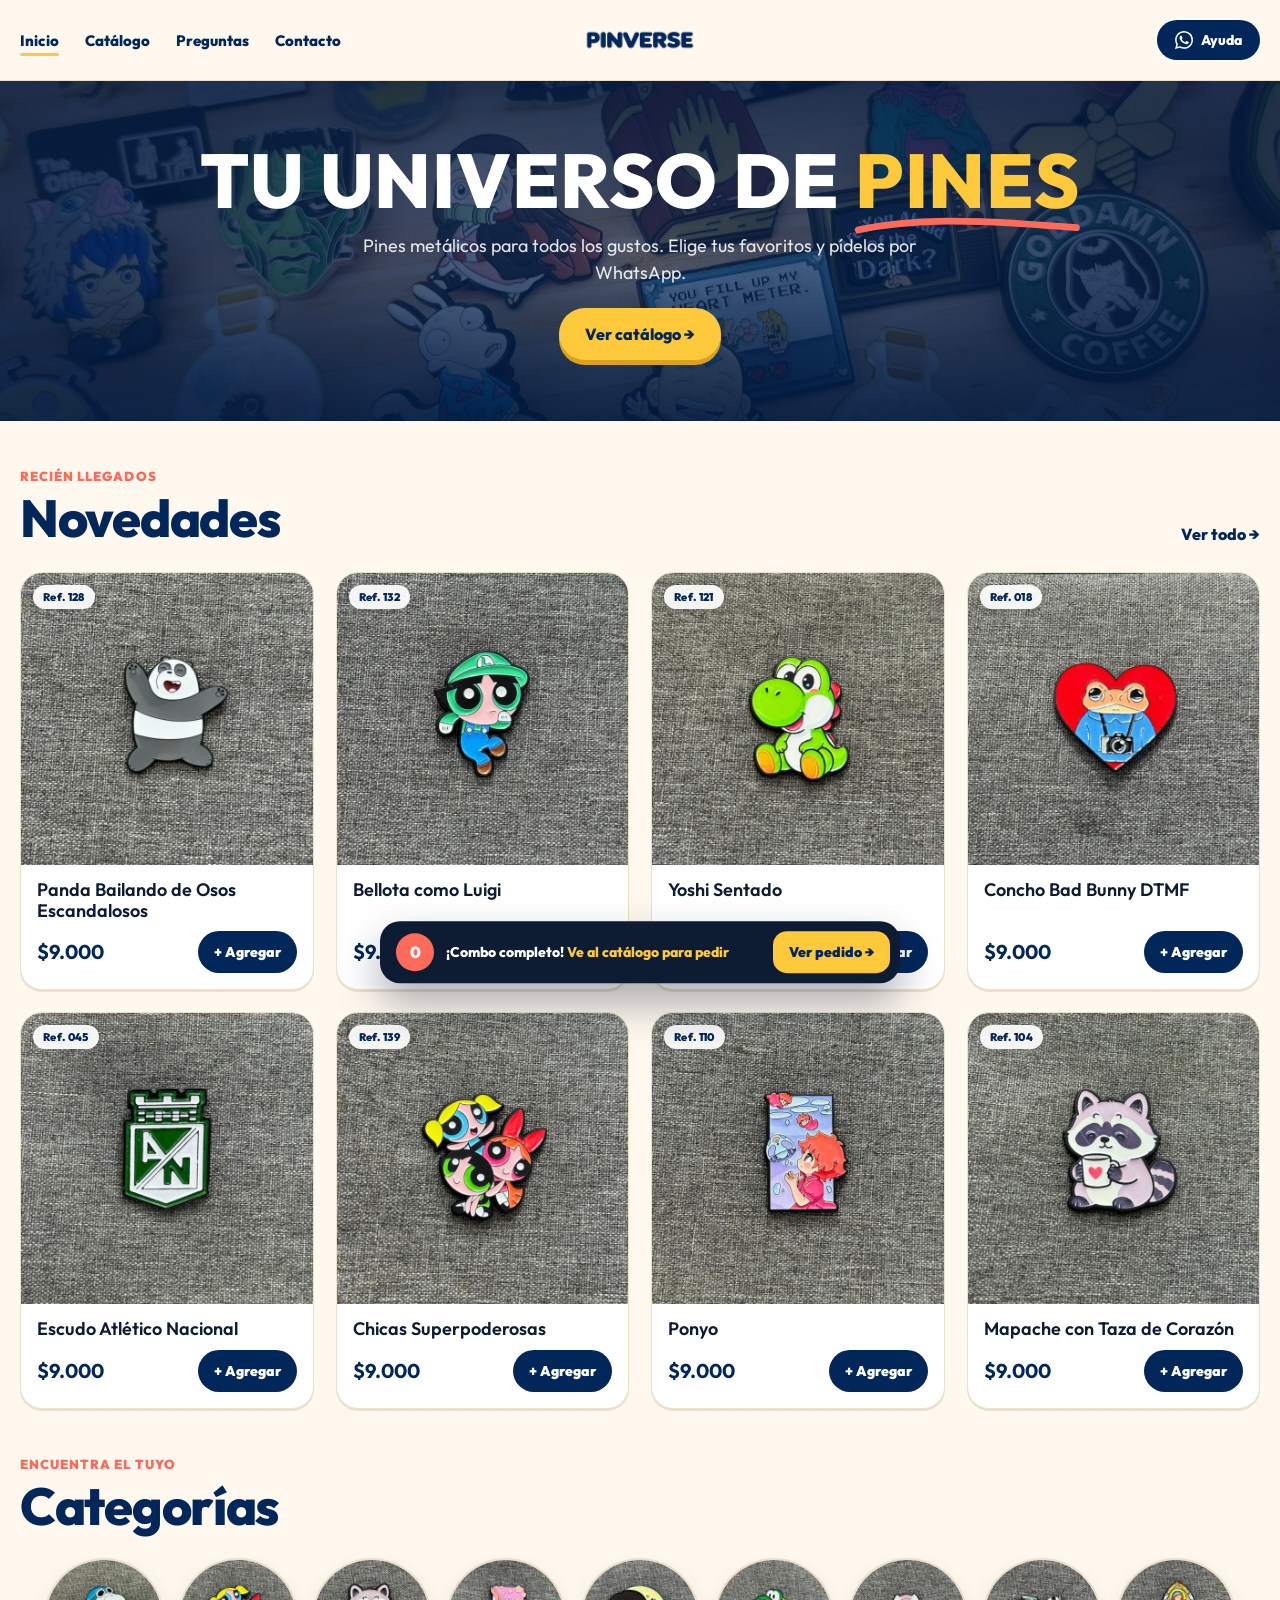
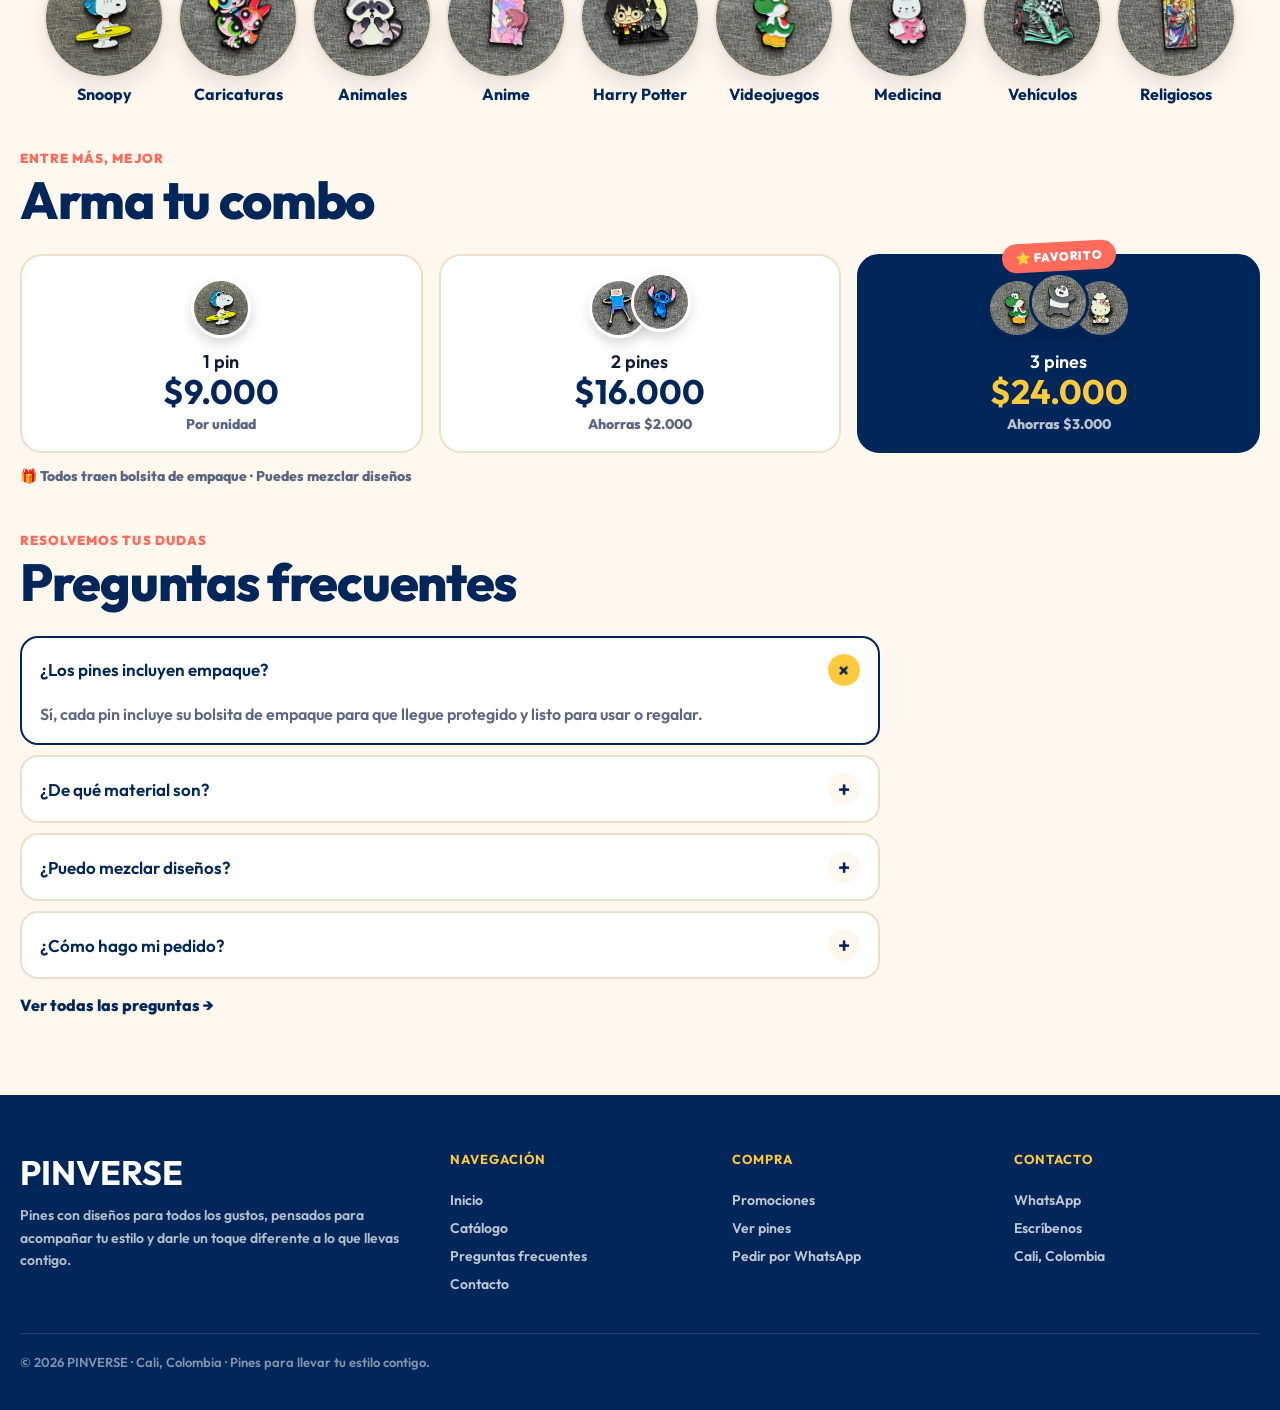
<file: index.html>
<!DOCTYPE html>
<html lang="es">
<head>
  <meta charset="UTF-8" />
  <meta name="viewport" content="width=device-width, initial-scale=1.0" />

  <script>
    if (window.location.pathname.endsWith('/index.html')) {
      window.history.replaceState({}, '', window.location.pathname.replace(/index\.html$/, ''));
    }
  </script>

  <meta name="theme-color" content="#01265a" />
  <meta name="description" content="PINVERSE: pines metálicos para todos los gustos. Explora el catálogo, arma tu combo y compra directamente por WhatsApp." />
  <title>PINVERSE · Inicio</title>
  <link rel="icon" type="image/png" href="imagenes/favicon.png" />
  <link rel="preconnect" href="https://fonts.googleapis.com" />
  <link rel="preconnect" href="https://fonts.gstatic.com" crossorigin />
  <link href="https://fonts.googleapis.com/css2?family=Outfit:wght@400;500;600;700;800;900&display=swap" rel="stylesheet" />
  <link rel="stylesheet" href="recursos/pinverse.css" />
  <style>
    /* Novedades: grilla en computador, carrusel en celular */
    .novedades{ display:grid; grid-template-columns:repeat(4, minmax(0, 1fr)); gap:22px; }

    /* Categorías tipo sticker */
    .stickers{ display:flex; flex-wrap:wrap; justify-content:center; gap:26px 18px; }
    .sticker{ width:116px; text-align:center; display:flex; flex-direction:column; align-items:center; gap:10px; }
    .sticker-img{
      width:116px; height:116px; border-radius:50%;
      padding:5px; background:var(--paper);
      box-shadow:0 0 0 2px var(--line), 0 10px 22px rgba(1,38,90,.12);
      transform:rotate(var(--r, -3deg));
      transition:transform .35s var(--ease), box-shadow .35s;
      overflow:hidden;
    }
    .sticker-img img{ width:100%; height:100%; object-fit:cover; border-radius:50%; transform:scale(1.4); }
    .sticker:hover .sticker-img{ transform:rotate(0deg) scale(1.08) translateY(-6px); box-shadow:0 0 0 3px var(--sun), 0 18px 28px rgba(1,38,90,.18); }
    .sticker-name{ font-family:var(--display); font-weight:700; font-size:16px; color:var(--navy); line-height:1.1; }

    .faq-home{ max-width:860px; }
    .section-foot{ margin-top:16px; }

    /* Aviso flotante cuando hay pines en el pedido */
    .order-bar{
      position:fixed; left:50%; bottom:16px; z-index:60;
      width:min(calc(100% - 24px), 520px);
      transform:translate(-50%, 160%);
      transition:transform .45s var(--ease);
      background:var(--ink); color:#fff;
      border-radius:20px;
      padding:10px 10px 10px 16px;
      display:flex; align-items:center; gap:12px;
      box-shadow:0 20px 40px rgba(13,27,51,.35);
    }
    .order-bar.visible{ transform:translate(-50%, 0); }
    .order-bar.bump{ animation:orderBump .5s var(--ease); }
    @keyframes orderBump{ 30%{ transform:translate(-50%, -8px) scale(1.02); } }
    .order-count{
      flex:0 0 38px; height:38px; border-radius:50%;
      display:grid; place-items:center;
      background:var(--coral); font-weight:900; font-size:16px;
    }
    .order-text{ flex:1; min-width:0; font-weight:800; font-size:14px; line-height:1.3; }
    .order-text em{ font-style:normal; color:var(--sun); }
    .order-go{ background:var(--sun); color:var(--navy); font-weight:900; font-size:14px; padding:12px 16px; border-radius:14px; white-space:nowrap; }

    @media (max-width:1024px){
      .novedades{ grid-template-columns:repeat(3, minmax(0, 1fr)); }
    }
    @media (max-width:640px){
      .novedades{
        display:flex; overflow-x:auto; scroll-snap-type:x mandatory;
        margin:0 -16px; padding:4px 16px 14px; gap:12px;
        scrollbar-width:none;
      }
      .novedades::-webkit-scrollbar{ display:none; }
      .novedades .product-card{ flex:0 0 46%; scroll-snap-align:start; }
      .stickers{
        flex-wrap:nowrap; justify-content:flex-start; overflow-x:auto;
        margin:0 -16px; padding:6px 16px 10px; gap:14px;
        scrollbar-width:none;
      }
      .stickers::-webkit-scrollbar{ display:none; }
      .sticker{ flex:0 0 84px; width:84px; gap:8px; }
      .sticker-img{ width:84px; height:84px; padding:4px; }
      .sticker-name{ font-size:13.5px; }
      .order-bar{ bottom:12px; padding:9px 9px 9px 12px; }
      .order-text{ font-size:13px; }
    }
  </style>
</head>
<body>
  <input type="checkbox" id="menu-toggle" class="menu-toggle" aria-hidden="true" />
  <label for="menu-toggle" class="mobile-overlay" aria-label="Cerrar menú"></label>
  <aside class="mobile-drawer" aria-label="Menú móvil">
    <div class="mobile-drawer-head">
      <a href="index.html" aria-label="Ir al inicio"><img src="imagenes/logo.png" alt="PINVERSE" /></a>
      <label for="menu-toggle" class="mobile-close" aria-label="Cerrar menú">×</label>
    </div>
    <nav class="mobile-drawer-nav">
      <a href="index.html" aria-current="page">Inicio</a>
      <a href="catalogo/">Catálogo</a>
      <a href="catalogo/#promociones">Promociones</a>
      <a href="preguntas/">Preguntas frecuentes</a>
      <a href="contacto/">Contacto</a>
    </nav>
  </aside>

  <header class="header">
    <div class="wrap nav">
      <div class="nav-left">
        <label for="menu-toggle" class="menu-btn" aria-label="Abrir menú">
          <svg viewBox="0 0 24 24" aria-hidden="true"><path d="M4 7h16M4 12h16M4 17h10"/></svg>
        </label>
        <nav class="nav-links" aria-label="Navegación principal">
          <a href="index.html" aria-current="page">Inicio</a>
          <a href="catalogo/">Catálogo</a>
          <a href="preguntas/">Preguntas</a>
          <a href="contacto/">Contacto</a>
        </nav>
      </div>
      <a href="index.html" class="nav-logo" aria-label="Ir al inicio de PINVERSE"><img src="imagenes/logo.png" alt="PINVERSE" /></a>
      <div class="nav-right">
        <a class="nav-cta" href="https://wa.me/573116821619?text=Hola%2C%20estoy%20visitando%20PINVERSE%20y%20quisiera%20recibir%20informaci%C3%B3n%20sobre%20los%20pines.%20%C2%BFMe%20pueden%20ayudar%3F" target="_blank" rel="noopener noreferrer">
          <svg viewBox="0 0 24 24" aria-hidden="true"><path d="M20.52 3.48A11.8 11.8 0 0 0 12.07 0C5.5 0 .15 5.35.15 11.92c0 2.1.55 4.15 1.59 5.95L0 24l6.31-1.65a11.9 11.9 0 0 0 5.76 1.47h.01c6.57 0 11.92-5.35 11.92-11.92 0-3.18-1.24-6.17-3.48-8.42Zm-8.45 18.3a9.9 9.9 0 0 1-5.05-1.39l-.36-.21-3.74.98 1-3.65-.23-.37a9.86 9.86 0 0 1-1.52-5.24c0-5.45 4.44-9.89 9.9-9.89 2.64 0 5.12 1.03 6.99 2.9a9.83 9.83 0 0 1 2.9 6.99c0 5.46-4.44 9.89-9.88 9.89Zm5.43-7.42c-.3-.15-1.77-.87-2.04-.96-.27-.1-.47-.15-.66.15-.2.3-.76.96-.93 1.16-.17.2-.34.22-.64.08-.3-.15-1.25-.46-2.38-1.47-.88-.79-1.48-1.76-1.65-2.06-.17-.3-.02-.46.13-.61.13-.13.3-.34.45-.5.15-.17.2-.3.3-.5.1-.2.05-.38-.02-.53-.08-.15-.67-1.62-.92-2.22-.24-.58-.49-.5-.66-.51h-.57c-.2 0-.52.08-.8.38-.27.3-1.04 1.02-1.04 2.49s1.07 2.88 1.22 3.08c.15.2 2.1 3.2 5.08 4.48.71.31 1.26.49 1.69.63.71.23 1.36.2 1.88.12.57-.08 1.77-.72 2.02-1.42.25-.7.25-1.29.17-1.42-.08-.13-.27-.2-.57-.35Z"/></svg>
          Ayuda
        </a>
      </div>
    </div>
  </header>

  <main>
    <section class="hero" style="--hero-pos:50%">
      <div class="hero-bg" style="background-image:url('imagenes/banner-principal.jpg')" aria-hidden="true"></div>
      <div class="wrap hero-content">
        <h1>Tu universo de <span class="hl">pines<svg viewBox="0 0 200 20" preserveAspectRatio="none" aria-hidden="true"><path d="M3 14 C 50 4, 100 4, 197 12"/></svg></span></h1>
        <p>Pines metálicos para todos los gustos. Elige tus favoritos y pídelos por WhatsApp.</p>
        <div class="hero-cta"><a class="btn btn-sun" href="catalogo/">Ver catálogo →</a></div>
      </div>
    </section>

    <section class="section wrap">
      <div class="section-head" data-reveal>
        <div>
          <span class="eyebrow">Recién llegados</span>
          <h2>Novedades</h2>
        </div>
        <a class="link-arrow" href="catalogo/">Ver todo →</a>
      </div>
      <div class="novedades" id="novedades"></div>
    </section>

    <section class="section wrap">
      <div class="section-head" data-reveal>
        <div>
          <span class="eyebrow">Encuentra el tuyo</span>
          <h2>Categorías</h2>
        </div>
      </div>
      <div class="stickers" id="stickers" data-reveal></div>
    </section>

    <section class="section wrap">
      <div class="section-head" data-reveal>
        <div>
          <span class="eyebrow">Entre más, mejor</span>
          <h2>Arma tu combo</h2>
        </div>
      </div>
      <div class="combos" data-reveal>
        <div class="combo">
          <div class="combo-pins"><span><img src="imagenes/pin23.jpeg" alt="" /></span></div>
          <h3>1 pin</h3>
          <div class="combo-price">$9.000</div>
          <small>Por unidad</small>
        </div>
        <div class="combo">
          <div class="combo-pins"><span><img src="imagenes/pin57.jpeg" alt="" /></span><span><img src="imagenes/pin59.jpeg" alt="" /></span></div>
          <h3>2 pines</h3>
          <div class="combo-price">$16.000</div>
          <small>Ahorras $2.000</small>
        </div>
        <div class="combo featured">
          <span class="combo-flag">⭐ Favorito</span>
          <div class="combo-pins"><span><img src="imagenes/pin113.jpeg" alt="" /></span><span><img src="imagenes/pin128.jpeg" alt="" /></span><span><img src="imagenes/pin64.jpeg" alt="" /></span></div>
          <h3>3 pines</h3>
          <div class="combo-price">$24.000</div>
          <small>Ahorras $3.000</small>
        </div>
      </div>
      <p class="promo-note">🎁 Todos traen bolsita de empaque · Puedes mezclar diseños</p>
    </section>

    <section class="section wrap">
      <div class="faq-home">
        <div class="section-head" data-reveal>
          <div>
            <span class="eyebrow">Resolvemos tus dudas</span>
            <h2>Preguntas frecuentes</h2>
          </div>
        </div>
        <div class="faq" data-reveal>
          <details open>
            <summary>¿Los pines incluyen empaque?</summary>
            <p>Sí, cada pin incluye su bolsita de empaque para que llegue protegido y listo para usar o regalar.</p>
          </details>
          <details>
            <summary>¿De qué material son?</summary>
            <p>Son pines metálicos, lo que les da mayor calidad, durabilidad y un acabado mucho más bonito.</p>
          </details>
          <details>
            <summary>¿Puedo mezclar diseños?</summary>
            <p>Sí, puedes elegir diferentes referencias en un mismo pedido sin problema.</p>
          </details>
          <details>
            <summary>¿Cómo hago mi pedido?</summary>
            <p>Agrega tus pines favoritos en el catálogo y envíanos el pedido por WhatsApp. Te ayudamos con todo el proceso.</p>
          </details>
        </div>
        <div class="section-foot"><a class="link-arrow" href="preguntas/">Ver todas las preguntas →</a></div>
      </div>
    </section>
  </main>

  <footer class="footer">
    <div class="wrap">
      <div class="footer-grid">
        <div>
          <div class="footer-brand">PINVERSE</div>
          <p>Pines con diseños para todos los gustos, pensados para acompañar tu estilo y darle un toque diferente a lo que llevas contigo.</p>
        </div>
        <div class="footer-col">
          <h3>Navegación</h3>
          <a href="index.html">Inicio</a>
          <a href="catalogo/">Catálogo</a>
          <a href="preguntas/">Preguntas frecuentes</a>
          <a href="contacto/">Contacto</a>
        </div>
        <div class="footer-col">
          <h3>Compra</h3>
          <a href="catalogo/#promociones">Promociones</a>
          <a href="catalogo/#productos">Ver pines</a>
          <a href="https://wa.me/573116821619?text=Hola%2C%20quiero%20hacer%20un%20pedido%20en%20PINVERSE.%20%C2%BFMe%20ayudan%20con%20la%20disponibilidad%20y%20el%20proceso%20de%20compra%3F" target="_blank" rel="noopener noreferrer">Pedir por WhatsApp</a>
        </div>
        <div class="footer-col">
          <h3>Contacto</h3>
          <a href="https://wa.me/573116821619?text=Hola%2C%20estoy%20visitando%20PINVERSE%20y%20quisiera%20hacer%20una%20consulta.%20%C2%BFMe%20pueden%20ayudar%3F" target="_blank" rel="noopener noreferrer">WhatsApp</a>
          <a href="contacto/">Escríbenos</a>
          <span>Cali, Colombia</span>
        </div>
      </div>
      <div class="footer-bottom">© 2026 PINVERSE · Cali, Colombia · Pines para llevar tu estilo contigo.</div>
    </div>
  </footer>

  <a class="order-bar" id="orderBar" href="catalogo/#productos" aria-live="polite">
    <span class="order-count" id="orderCount">0</span>
    <span class="order-text" id="orderText"></span>
    <span class="order-go">Ver pedido →</span>
  </a>

  <script src="recursos/productos.js?v=2026-10-12a"></script>
  <script>
    /*
      Novedades de respaldo. Con Google Sheets se muestran los pines con etiqueta "nuevo".
      Deben coincidir con productos del catálogo (mismo id, foto y referencia).
    */
    let novedades = [
      { id: 128, nombre: 'Pin Panda Bailando de Osos Escandalosos', referencia: '128' },
      { id: 132, nombre: 'Pin Bellota como Luigi', referencia: '132' },
      { id: 121, nombre: 'Pin Yoshi Sentado', referencia: '121' },
      { id: 18,  nombre: 'Pin Concho Bad Bunny DTMF', referencia: '018' },
      { id: 45,  nombre: 'Pin Escudo Atlético Nacional', referencia: '045' },
      { id: 139, nombre: 'Pin Chicas Superpoderosas', referencia: '139' },
      { id: 110, nombre: 'Pin Ponyo', referencia: '110' },
      { id: 104, nombre: 'Pin Mapache con Taza de Corazón', referencia: '104' },
    ];
    const PIN_PRICE = 9000;

    /* Categorías destacadas: enlazan al catálogo ya filtrado */
    const categorias = [
      { slug: 'snoopy',       nombre: 'Snoopy',       img: 23,  r: '-4deg' },
      { slug: 'caricaturas',  nombre: 'Caricaturas',  img: 139, r: '3deg' },
      { slug: 'animales',     nombre: 'Animales',     img: 124, r: '-2deg' },
      { slug: 'anime',        nombre: 'Anime',        img: 109, r: '4deg' },
      { slug: 'harry-potter', nombre: 'Harry Potter', img: 5,   r: '-5deg' },
      { slug: 'videojuegos',  nombre: 'Videojuegos',  img: 113, r: '2deg' },
      { slug: 'medicina',     nombre: 'Medicina',     img: 87,  r: '-3deg' },
      { slug: 'vehiculos',    nombre: 'Vehículos',    img: 95,  r: '5deg' },
      { slug: 'religiosos',   nombre: 'Religiosos',   img: 106, r: '-2deg' },
    ];

    /* Mismo carrito que usa el catálogo, para que lo agregado aquí aparezca allá */
    const CART_STORAGE_KEY = 'pinlab_cart';
    const reduceMotion = window.matchMedia('(prefers-reduced-motion: reduce)').matches;
    const finePointer = window.matchMedia('(pointer: fine)').matches;

    const foto = id => `imagenes/pin${id}.jpeg`;
    const formatoPrecio = n => `$${Number(n).toLocaleString('es-CO')}`;
    const nombreCorto = nombre => nombre.replace(/^Pin\s+/i, '');

    function leerCarrito() {
      try {
        const saved = JSON.parse(localStorage.getItem(CART_STORAGE_KEY) || '[]');
        return Array.isArray(saved) ? saved.map(Number) : [];
      } catch (error) {
        return [];
      }
    }

    function guardarCarrito(items) {
      try {
        localStorage.setItem(CART_STORAGE_KEY, JSON.stringify(items));
      } catch (error) {
        console.warn('No fue posible guardar el carrito.', error);
      }
    }

    let carrito = leerCarrito();
    const grid = document.getElementById('novedades');
    novedades = novedades.map(p => ({ ...p, foto:foto(p.id), precio:PIN_PRICE }));

    function textoBoton(id) {
      return carrito.includes(id) ? '✓ En tu pedido' : '+ Agregar';
    }

    function renderNovedades() {
    grid.innerHTML = novedades.map((p, i) => `
      <article class="product-card product-card-enter" style="animation-delay:${Math.min(i * 40, 280)}ms">
        <div class="card-inner">
          <div class="image-area">
            <span class="product-ref">Ref. ${p.referencia}</span>
            <img src="${p.foto}" alt="${p.nombre} · referencia ${p.referencia}" width="640" height="640" loading="lazy" decoding="async" data-product-image />
          </div>
          <div class="product-body">
            <h3 class="product-title">${nombreCorto(p.nombre)}</h3>
            <div class="product-buyrow">
              <span class="product-price">${formatoPrecio(p.precio)}</span>
              <button class="btn-cart ${carrito.includes(p.id) ? 'is-added' : ''}" type="button" data-cart-id="${p.id}">${textoBoton(p.id)}</button>
            </div>
          </div>
        </div>
      </article>`).join('');

    grid.querySelectorAll('[data-product-image]').forEach(img => {
      const area = img.closest('.image-area');
      const show = () => { img.classList.add('is-loaded'); area.classList.add('is-loaded'); };
      if (img.complete && img.naturalWidth) show();
      else img.addEventListener('load', show, { once:true });
    });
      activarBrilloCelular();
    }

    document.getElementById('stickers').innerHTML = categorias.map(c => `
      <a class="sticker" href="catalogo/?categoria=${c.slug}#productos">
        <span class="sticker-img" style="--r:${c.r}"><img src="${foto(c.img)}" alt="" loading="lazy" /></span>
        <span class="sticker-name">${c.nombre}</span>
      </a>`).join('');

    /* Aviso del pedido */
    const orderBar = document.getElementById('orderBar');
    function renderPedido(animar = false) {
      const count = carrito.length;
      orderBar.classList.toggle('visible', count > 0);
      document.getElementById('orderCount').textContent = count;
      const faltan = 3 - (count % 3 || 3);
      document.getElementById('orderText').innerHTML = count % 3 === 0
        ? `¡Combo completo! <em>Ve al catálogo para pedir</em>`
        : `Agrega ${faltan} más y <em>completa tu combo de 3</em>`;
      if (animar) { orderBar.classList.remove('bump'); void orderBar.offsetWidth; orderBar.classList.add('bump'); }
    }

    function brillar(card) {
      if (!card || reduceMotion) return;
      card.classList.remove('shine'); void card.offsetWidth; card.classList.add('shine');
    }

    grid.addEventListener('click', event => {
      const button = event.target.closest('[data-cart-id]');
      if (!button) return;
      const id = Number(button.dataset.cartId);
      if (carrito.includes(id)) {
        window.location.href = 'catalogo/#productos';
        return;
      }
      carrito.push(id);
      guardarCarrito(carrito);
      button.classList.add('is-added', 'just-added');
      button.textContent = textoBoton(id);
      setTimeout(() => button.classList.remove('just-added'), 520);
      brillar(button.closest('.product-card'));
      renderPedido(true);
    });

    /* Inclinación 3D + reflejo con el mouse; en celular el brillo pasa solo */
    if (finePointer && !reduceMotion) {
      grid.addEventListener('pointermove', event => {
        const card = event.target.closest('.product-card');
        if (!card || event.pointerType !== 'mouse') return;
        const r = card.getBoundingClientRect();
        const x = (event.clientX - r.left) / r.width;
        const y = (event.clientY - r.top) / r.height;
        card.classList.add('is-active');
        card.style.setProperty('--ry', `${((x - .5) * 12).toFixed(2)}deg`);
        card.style.setProperty('--rx', `${((.5 - y) * 12).toFixed(2)}deg`);
        card.style.setProperty('--mx', `${(x * 100).toFixed(1)}%`);
        card.style.setProperty('--my', `${(y * 100).toFixed(1)}%`);
      });
      grid.addEventListener('pointerover', event => {
        const card = event.target.closest('.product-card');
        if (card && !card.contains(event.relatedTarget)) brillar(card);
      });
      grid.addEventListener('pointerout', event => {
        const card = event.target.closest('.product-card');
        if (!card || card.contains(event.relatedTarget)) return;
        card.classList.remove('is-active');
        card.style.setProperty('--rx', '0deg');
        card.style.setProperty('--ry', '0deg');
      });
    }

    const brilloIO = (!finePointer && 'IntersectionObserver' in window && !reduceMotion)
      ? new IntersectionObserver(entries => entries.forEach(entry => {
          if (!entry.isIntersecting) return;
          setTimeout(() => brillar(entry.target), 300);
          brilloIO.unobserve(entry.target);
        }), { threshold:.6 })
      : null;

    function activarBrilloCelular() {
      if (brilloIO) grid.querySelectorAll('.product-card').forEach(card => brilloIO.observe(card));
    }

    /* Si hay hoja de Google Sheets, las novedades son los pines disponibles con etiqueta "nuevo" */
    async function iniciarNovedades() {
      if (window.PinverseProductos?.activa()) {
        const lista = await window.PinverseProductos.cargar({ carpetaFotos:'imagenes/' });
        const nuevos = (lista || []).filter(p => p.etiqueta === 'nuevo' && p.estado === 'disponible').slice(0, 8);
        if (nuevos.length) novedades = nuevos;
      }
      renderNovedades();
    }

    iniciarNovedades();
    renderPedido();
  </script>
  <script src="recursos/pinverse.js"></script>
</body>
</html>
</file>
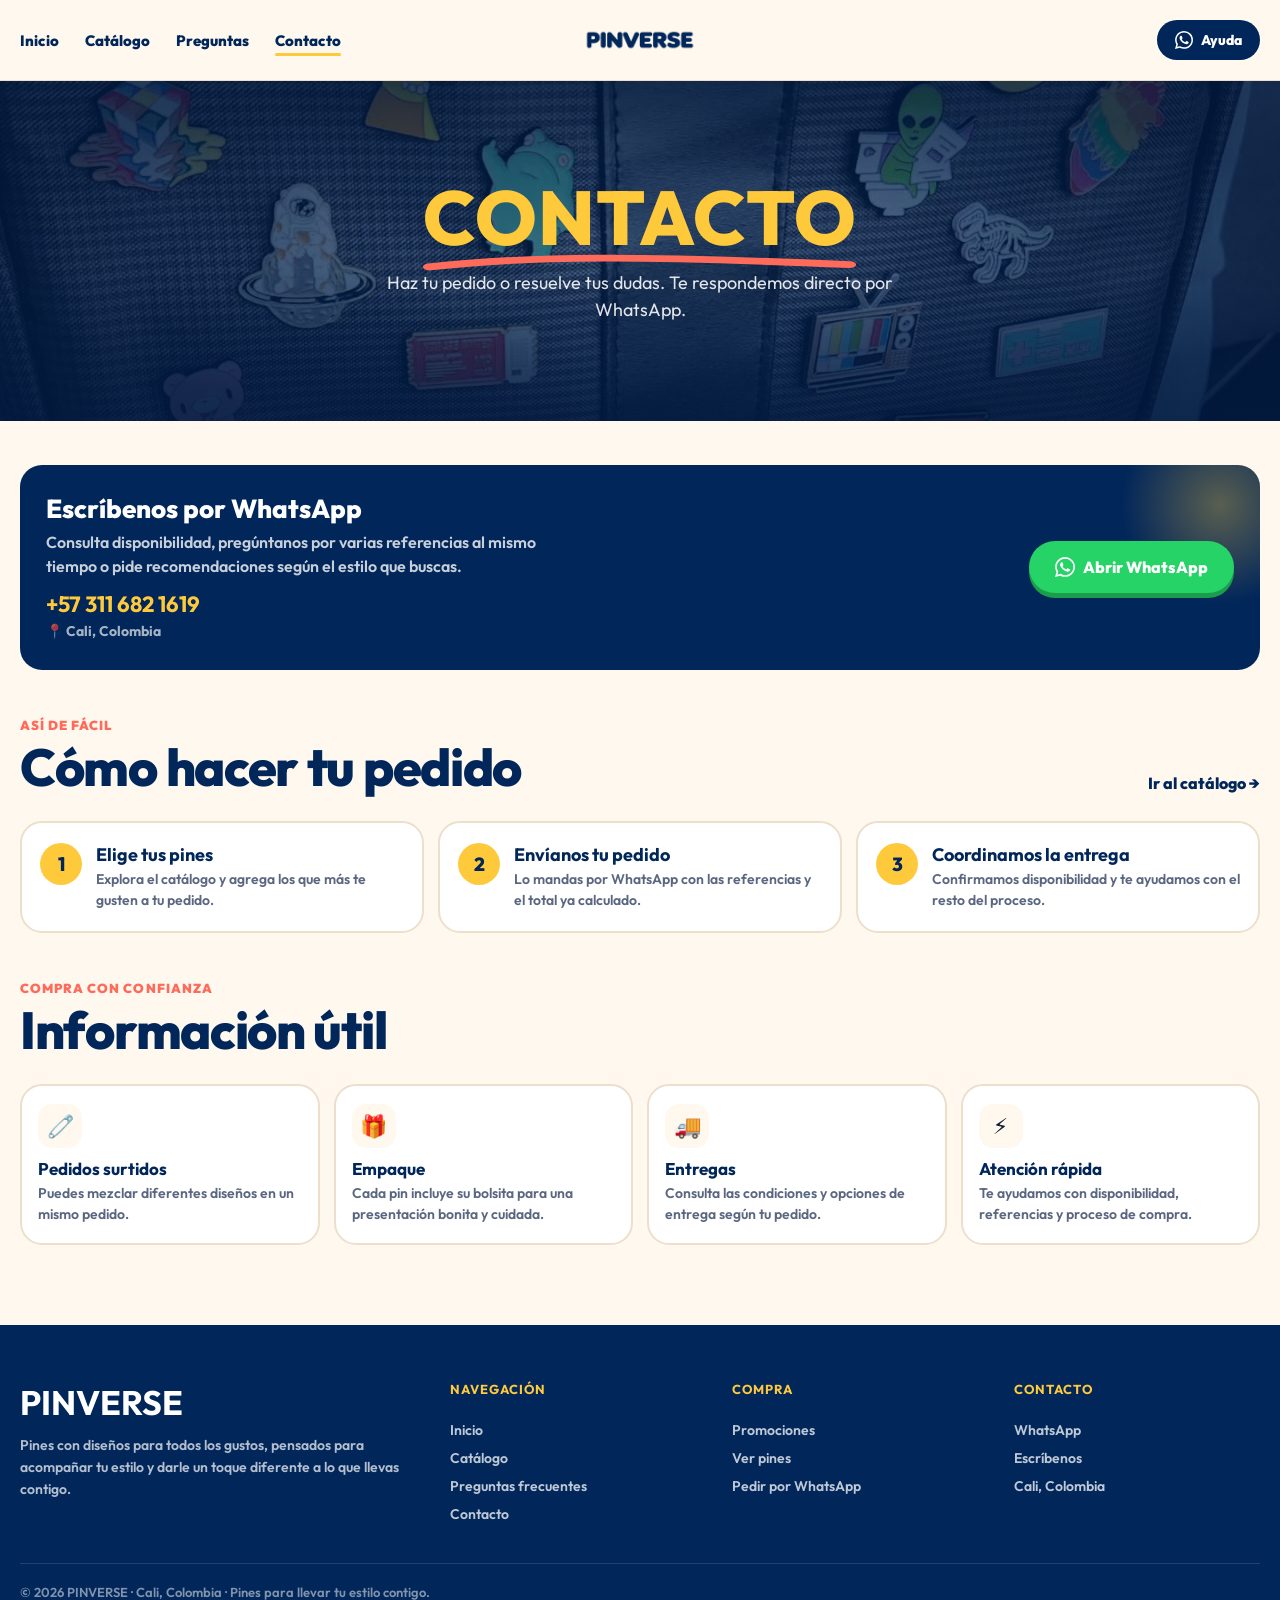
<file: contacto/index.html>
<!DOCTYPE html>
<html lang="es">
<head>
  <meta charset="UTF-8" />
  <meta name="viewport" content="width=device-width, initial-scale=1.0" />
  <meta name="theme-color" content="#01265a" />
  <meta name="description" content="Contacta a PINVERSE por WhatsApp para resolver dudas, consultar disponibilidad y hacer tu pedido de pines." />
  <title>PINVERSE · Contacto</title>
  <link rel="icon" type="image/png" href="../imagenes/favicon.png" />
  <link rel="preconnect" href="https://fonts.googleapis.com" />
  <link rel="preconnect" href="https://fonts.gstatic.com" crossorigin />
  <link href="https://fonts.googleapis.com/css2?family=Outfit:wght@400;500;600;700;800;900&display=swap" rel="stylesheet" />
  <link rel="stylesheet" href="../recursos/pinverse.css" />
  <style>
    .contact-phone{
      display:inline-flex; align-items:center; gap:8px;
      margin-top:12px;
      font-family:var(--display); font-weight:700; font-size:22px; color:var(--sun);
    }
    .contact-place{ display:block; margin-top:4px; font-size:14px; font-weight:700; color:rgba(255,255,255,.65); }
    @media (max-width:640px){
      .contact-phone{ font-size:20px; }
    }
  </style>
</head>
<body>
  <input type="checkbox" id="menu-toggle" class="menu-toggle" aria-hidden="true" />
  <label for="menu-toggle" class="mobile-overlay" aria-label="Cerrar menú"></label>
  <aside class="mobile-drawer" aria-label="Menú móvil">
    <div class="mobile-drawer-head">
      <a href="../index.html" aria-label="Ir al inicio"><img src="../imagenes/logo.png" alt="PINVERSE" /></a>
      <label for="menu-toggle" class="mobile-close" aria-label="Cerrar menú">×</label>
    </div>
    <nav class="mobile-drawer-nav">
      <a href="../index.html">Inicio</a>
      <a href="../catalogo/">Catálogo</a>
      <a href="../catalogo/#promociones">Promociones</a>
      <a href="../preguntas/">Preguntas frecuentes</a>
      <a href="../contacto/" aria-current="page">Contacto</a>
    </nav>
  </aside>

  <header class="header">
    <div class="wrap nav">
      <div class="nav-left">
        <label for="menu-toggle" class="menu-btn" aria-label="Abrir menú">
          <svg viewBox="0 0 24 24" aria-hidden="true"><path d="M4 7h16M4 12h16M4 17h10"/></svg>
        </label>
        <nav class="nav-links" aria-label="Navegación principal">
          <a href="../index.html">Inicio</a>
          <a href="../catalogo/">Catálogo</a>
          <a href="../preguntas/">Preguntas</a>
          <a href="../contacto/" aria-current="page">Contacto</a>
        </nav>
      </div>
      <a href="../index.html" class="nav-logo" aria-label="Ir al inicio de PINVERSE"><img src="../imagenes/logo.png" alt="PINVERSE" /></a>
      <div class="nav-right">
        <a class="nav-cta" href="https://wa.me/573116821619?text=Hola%2C%20estoy%20visitando%20PINVERSE%20y%20quisiera%20recibir%20informaci%C3%B3n%20sobre%20los%20pines.%20%C2%BFMe%20pueden%20ayudar%3F" target="_blank" rel="noopener noreferrer">
          <svg viewBox="0 0 24 24" aria-hidden="true"><path d="M20.52 3.48A11.8 11.8 0 0 0 12.07 0C5.5 0 .15 5.35.15 11.92c0 2.1.55 4.15 1.59 5.95L0 24l6.31-1.65a11.9 11.9 0 0 0 5.76 1.47h.01c6.57 0 11.92-5.35 11.92-11.92 0-3.18-1.24-6.17-3.48-8.42Zm-8.45 18.3a9.9 9.9 0 0 1-5.05-1.39l-.36-.21-3.74.98 1-3.65-.23-.37a9.86 9.86 0 0 1-1.52-5.24c0-5.45 4.44-9.89 9.9-9.89 2.64 0 5.12 1.03 6.99 2.9a9.83 9.83 0 0 1 2.9 6.99c0 5.46-4.44 9.89-9.88 9.89Zm5.43-7.42c-.3-.15-1.77-.87-2.04-.96-.27-.1-.47-.15-.66.15-.2.3-.76.96-.93 1.16-.17.2-.34.22-.64.08-.3-.15-1.25-.46-2.38-1.47-.88-.79-1.48-1.76-1.65-2.06-.17-.3-.02-.46.13-.61.13-.13.3-.34.45-.5.15-.17.2-.3.3-.5.1-.2.05-.38-.02-.53-.08-.15-.67-1.62-.92-2.22-.24-.58-.49-.5-.66-.51h-.57c-.2 0-.52.08-.8.38-.27.3-1.04 1.02-1.04 2.49s1.07 2.88 1.22 3.08c.15.2 2.1 3.2 5.08 4.48.71.31 1.26.49 1.69.63.71.23 1.36.2 1.88.12.57-.08 1.77-.72 2.02-1.42.25-.7.25-1.29.17-1.42-.08-.13-.27-.2-.57-.35Z"/></svg>
          Ayuda
        </a>
      </div>
    </div>
  </header>

  <main>
    <section class="hero" style="--hero-pos:40%">
      <div class="hero-bg" style="background-image:url('../imagenes/banner-imagen-contacto.jpg')" aria-hidden="true"></div>
      <div class="wrap hero-content">
        <h1><span class="hl">Contacto<svg viewBox="0 0 200 20" preserveAspectRatio="none" aria-hidden="true"><path d="M3 14 C 50 4, 100 4, 197 12"/></svg></span></h1>
        <p>Haz tu pedido o resuelve tus dudas. Te respondemos directo por WhatsApp.</p>
      </div>
    </section>

    <section class="section wrap">
      <div class="cta-card" data-reveal>
        <div>
          <h3>Escríbenos por WhatsApp</h3>
          <p>Consulta disponibilidad, pregúntanos por varias referencias al mismo tiempo o pide recomendaciones según el estilo que buscas.</p>
          <span class="contact-phone">+57 311 682 1619</span>
          <span class="contact-place">📍 Cali, Colombia</span>
        </div>
        <a class="btn btn-whatsapp" href="https://wa.me/573116821619?text=Hola%2C%20quiero%20hacer%20un%20pedido%20en%20PINVERSE.%20%C2%BFMe%20ayudan%20con%20la%20disponibilidad%20y%20el%20proceso%20de%20compra%3F" target="_blank" rel="noopener noreferrer">
          <svg viewBox="0 0 24 24" aria-hidden="true"><path d="M20.52 3.48A11.8 11.8 0 0 0 12.07 0C5.5 0 .15 5.35.15 11.92c0 2.1.55 4.15 1.59 5.95L0 24l6.31-1.65a11.9 11.9 0 0 0 5.76 1.47h.01c6.57 0 11.92-5.35 11.92-11.92 0-3.18-1.24-6.17-3.48-8.42Zm-8.45 18.3a9.9 9.9 0 0 1-5.05-1.39l-.36-.21-3.74.98 1-3.65-.23-.37a9.86 9.86 0 0 1-1.52-5.24c0-5.45 4.44-9.89 9.9-9.89 2.64 0 5.12 1.03 6.99 2.9a9.83 9.83 0 0 1 2.9 6.99c0 5.46-4.44 9.89-9.88 9.89Zm5.43-7.42c-.3-.15-1.77-.87-2.04-.96-.27-.1-.47-.15-.66.15-.2.3-.76.96-.93 1.16-.17.2-.34.22-.64.08-.3-.15-1.25-.46-2.38-1.47-.88-.79-1.48-1.76-1.65-2.06-.17-.3-.02-.46.13-.61.13-.13.3-.34.45-.5.15-.17.2-.3.3-.5.1-.2.05-.38-.02-.53-.08-.15-.67-1.62-.92-2.22-.24-.58-.49-.5-.66-.51h-.57c-.2 0-.52.08-.8.38-.27.3-1.04 1.02-1.04 2.49s1.07 2.88 1.22 3.08c.15.2 2.1 3.2 5.08 4.48.71.31 1.26.49 1.69.63.71.23 1.36.2 1.88.12.57-.08 1.77-.72 2.02-1.42.25-.7.25-1.29.17-1.42-.08-.13-.27-.2-.57-.35Z"/></svg>
          Abrir WhatsApp
        </a>
      </div>
    </section>

    <section class="section wrap">
      <div class="section-head" data-reveal>
        <div>
          <span class="eyebrow">Así de fácil</span>
          <h2>Cómo hacer tu pedido</h2>
        </div>
        <a class="link-arrow" href="../catalogo/">Ir al catálogo →</a>
      </div>
      <div class="steps" data-reveal>
        <div class="step">
          <span class="step-num">1</span>
          <div>
            <h3>Elige tus pines</h3>
            <p>Explora el catálogo y agrega los que más te gusten a tu pedido.</p>
          </div>
        </div>
        <div class="step">
          <span class="step-num">2</span>
          <div>
            <h3>Envíanos tu pedido</h3>
            <p>Lo mandas por WhatsApp con las referencias y el total ya calculado.</p>
          </div>
        </div>
        <div class="step">
          <span class="step-num">3</span>
          <div>
            <h3>Coordinamos la entrega</h3>
            <p>Confirmamos disponibilidad y te ayudamos con el resto del proceso.</p>
          </div>
        </div>
      </div>
    </section>

    <section class="section wrap">
      <div class="section-head" data-reveal>
        <div>
          <span class="eyebrow">Compra con confianza</span>
          <h2>Información útil</h2>
        </div>
      </div>
      <div class="info-grid" data-reveal>
        <article class="info-card">
          <span class="info-icon" aria-hidden="true">🧷</span>
          <h3>Pedidos surtidos</h3>
          <p>Puedes mezclar diferentes diseños en un mismo pedido.</p>
        </article>
        <article class="info-card">
          <span class="info-icon" aria-hidden="true">🎁</span>
          <h3>Empaque</h3>
          <p>Cada pin incluye su bolsita para una presentación bonita y cuidada.</p>
        </article>
        <article class="info-card">
          <span class="info-icon" aria-hidden="true">🚚</span>
          <h3>Entregas</h3>
          <p>Consulta las condiciones y opciones de entrega según tu pedido.</p>
        </article>
        <article class="info-card">
          <span class="info-icon" aria-hidden="true">⚡</span>
          <h3>Atención rápida</h3>
          <p>Te ayudamos con disponibilidad, referencias y proceso de compra.</p>
        </article>
      </div>
    </section>
  </main>

  <footer class="footer">
    <div class="wrap">
      <div class="footer-grid">
        <div>
          <div class="footer-brand">PINVERSE</div>
          <p>Pines con diseños para todos los gustos, pensados para acompañar tu estilo y darle un toque diferente a lo que llevas contigo.</p>
        </div>
        <div class="footer-col">
          <h3>Navegación</h3>
          <a href="../index.html">Inicio</a>
          <a href="../catalogo/">Catálogo</a>
          <a href="../preguntas/">Preguntas frecuentes</a>
          <a href="../contacto/">Contacto</a>
        </div>
        <div class="footer-col">
          <h3>Compra</h3>
          <a href="../catalogo/#promociones">Promociones</a>
          <a href="../catalogo/#productos">Ver pines</a>
          <a href="https://wa.me/573116821619?text=Hola%2C%20quiero%20hacer%20un%20pedido%20en%20PINVERSE.%20%C2%BFMe%20ayudan%20con%20la%20disponibilidad%20y%20el%20proceso%20de%20compra%3F" target="_blank" rel="noopener noreferrer">Pedir por WhatsApp</a>
        </div>
        <div class="footer-col">
          <h3>Contacto</h3>
          <a href="https://wa.me/573116821619?text=Hola%2C%20estoy%20visitando%20PINVERSE%20y%20quisiera%20hacer%20una%20consulta.%20%C2%BFMe%20pueden%20ayudar%3F" target="_blank" rel="noopener noreferrer">WhatsApp</a>
          <a href="../contacto/">Escríbenos</a>
          <span>Cali, Colombia</span>
        </div>
      </div>
      <div class="footer-bottom">© 2026 PINVERSE · Cali, Colombia · Pines para llevar tu estilo contigo.</div>
    </div>
  </footer>

  <script src="../recursos/pinverse.js"></script>
</body>
</html>
</file>
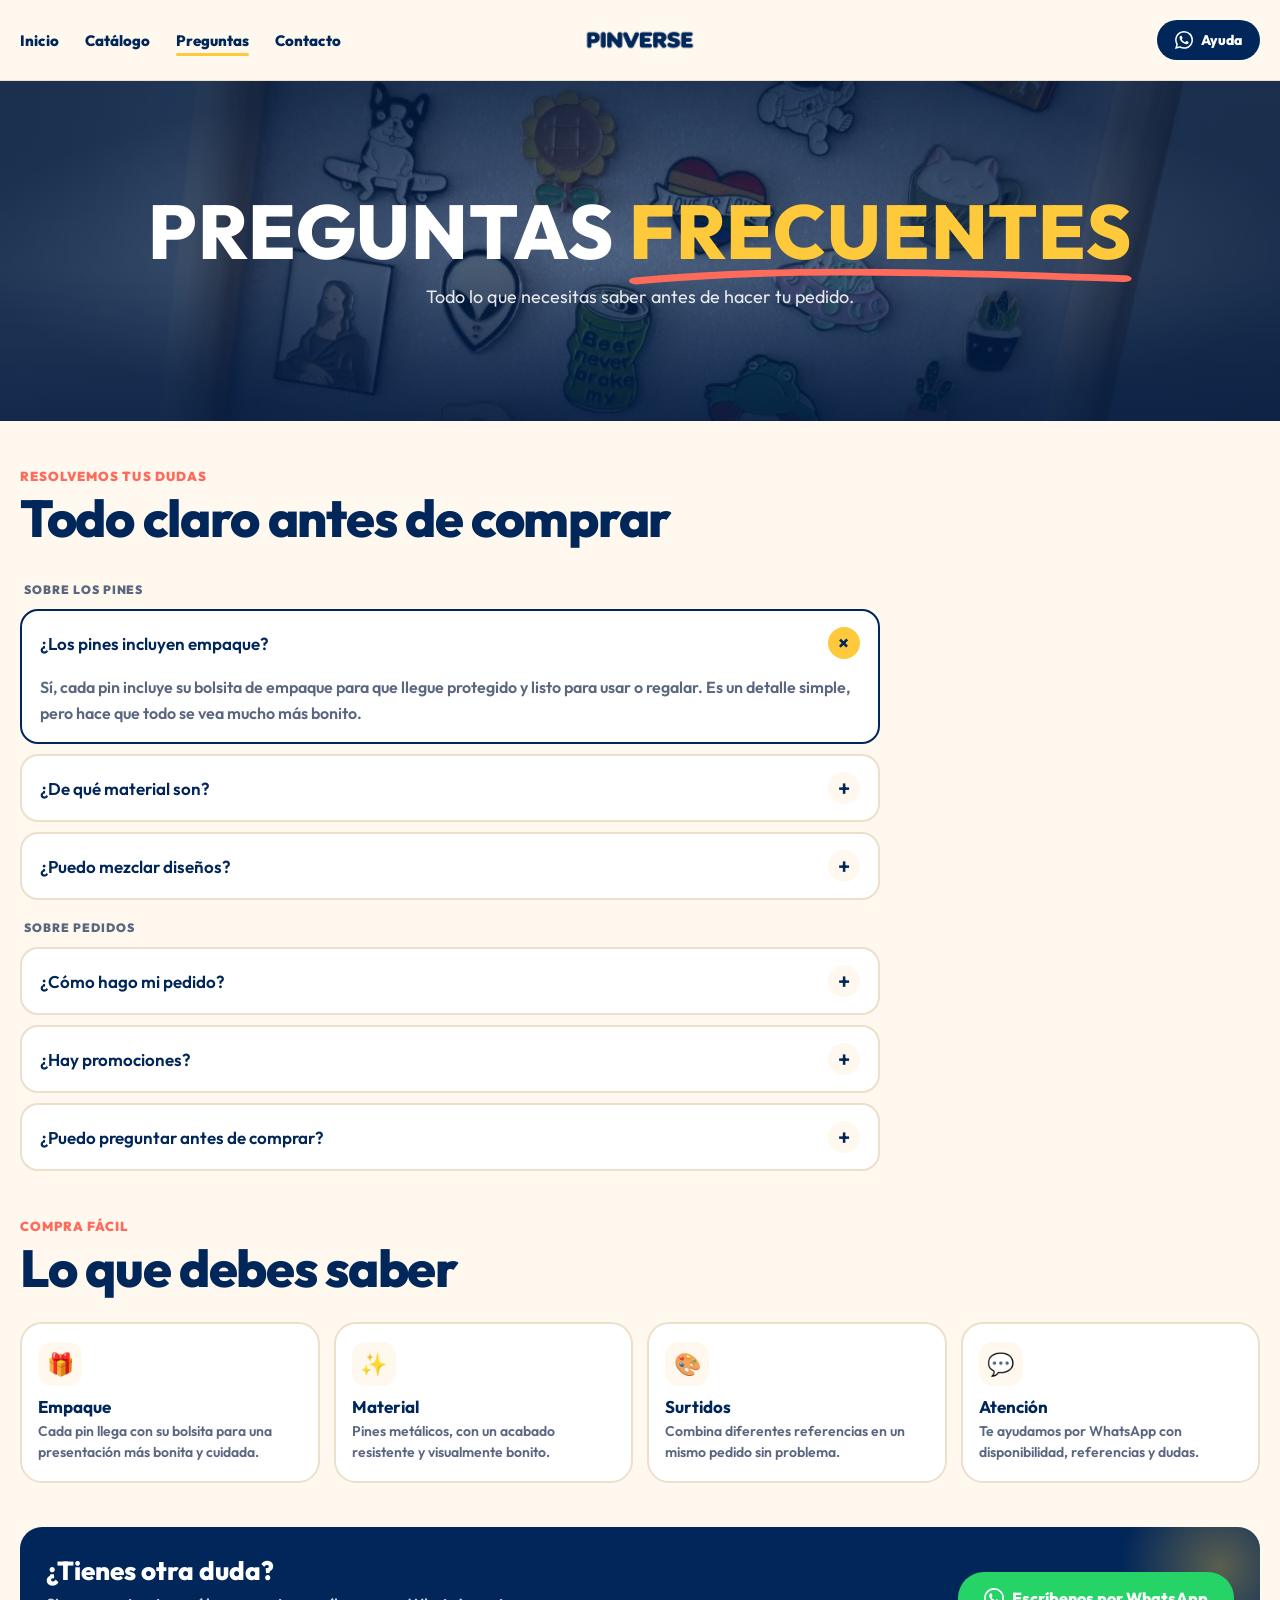
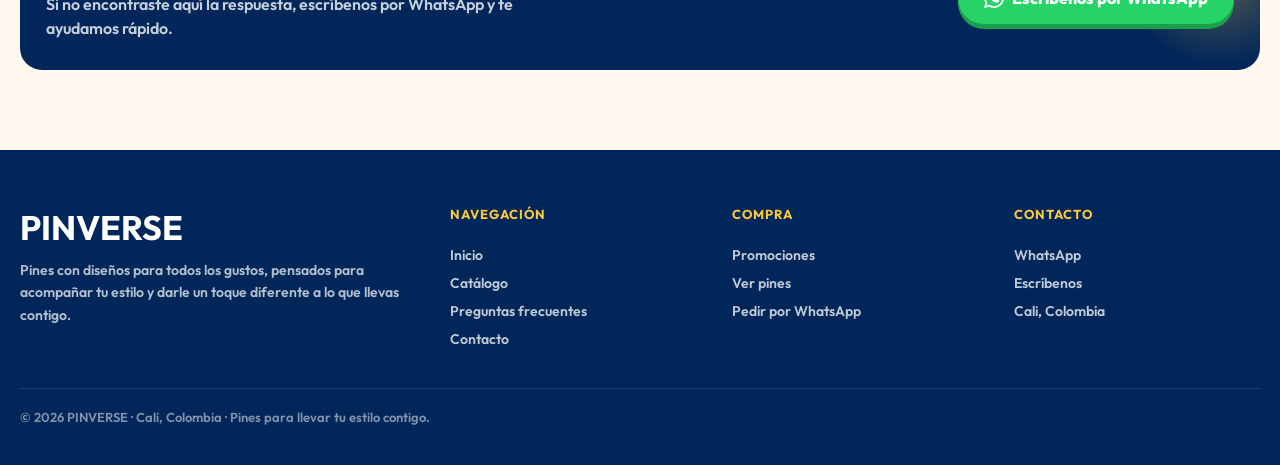
<file: preguntas/index.html>
<!DOCTYPE html>
<html lang="es">
<head>
  <meta charset="UTF-8" />
  <meta name="viewport" content="width=device-width, initial-scale=1.0" />
  <meta name="theme-color" content="#01265a" />
  <meta name="description" content="Preguntas frecuentes de PINVERSE: pedidos, materiales, empaque y promociones de nuestros pines." />
  <title>PINVERSE · Preguntas frecuentes</title>
  <link rel="icon" type="image/png" href="../imagenes/favicon.png" />
  <link rel="preconnect" href="https://fonts.googleapis.com" />
  <link rel="preconnect" href="https://fonts.gstatic.com" crossorigin />
  <link href="https://fonts.googleapis.com/css2?family=Outfit:wght@400;500;600;700;800;900&display=swap" rel="stylesheet" />
  <link rel="stylesheet" href="../recursos/pinverse.css" />
  <style>
    .faq-wrap{ max-width:860px; }
  </style>
</head>
<body>
  <input type="checkbox" id="menu-toggle" class="menu-toggle" aria-hidden="true" />
  <label for="menu-toggle" class="mobile-overlay" aria-label="Cerrar menú"></label>
  <aside class="mobile-drawer" aria-label="Menú móvil">
    <div class="mobile-drawer-head">
      <a href="../index.html" aria-label="Ir al inicio"><img src="../imagenes/logo.png" alt="PINVERSE" /></a>
      <label for="menu-toggle" class="mobile-close" aria-label="Cerrar menú">×</label>
    </div>
    <nav class="mobile-drawer-nav">
      <a href="../index.html">Inicio</a>
      <a href="../catalogo/">Catálogo</a>
      <a href="../catalogo/#promociones">Promociones</a>
      <a href="../preguntas/" aria-current="page">Preguntas frecuentes</a>
      <a href="../contacto/">Contacto</a>
    </nav>
  </aside>

  <header class="header">
    <div class="wrap nav">
      <div class="nav-left">
        <label for="menu-toggle" class="menu-btn" aria-label="Abrir menú">
          <svg viewBox="0 0 24 24" aria-hidden="true"><path d="M4 7h16M4 12h16M4 17h10"/></svg>
        </label>
        <nav class="nav-links" aria-label="Navegación principal">
          <a href="../index.html">Inicio</a>
          <a href="../catalogo/">Catálogo</a>
          <a href="../preguntas/" aria-current="page">Preguntas</a>
          <a href="../contacto/">Contacto</a>
        </nav>
      </div>
      <a href="../index.html" class="nav-logo" aria-label="Ir al inicio de PINVERSE"><img src="../imagenes/logo.png" alt="PINVERSE" /></a>
      <div class="nav-right">
        <a class="nav-cta" href="https://wa.me/573116821619?text=Hola%2C%20tengo%20una%20duda%20sobre%20los%20pines%20de%20PINVERSE." target="_blank" rel="noopener noreferrer">
          <svg viewBox="0 0 24 24" aria-hidden="true"><path d="M20.52 3.48A11.8 11.8 0 0 0 12.07 0C5.5 0 .15 5.35.15 11.92c0 2.1.55 4.15 1.59 5.95L0 24l6.31-1.65a11.9 11.9 0 0 0 5.76 1.47h.01c6.57 0 11.92-5.35 11.92-11.92 0-3.18-1.24-6.17-3.48-8.42Zm-8.45 18.3a9.9 9.9 0 0 1-5.05-1.39l-.36-.21-3.74.98 1-3.65-.23-.37a9.86 9.86 0 0 1-1.52-5.24c0-5.45 4.44-9.89 9.9-9.89 2.64 0 5.12 1.03 6.99 2.9a9.83 9.83 0 0 1 2.9 6.99c0 5.46-4.44 9.89-9.88 9.89Zm5.43-7.42c-.3-.15-1.77-.87-2.04-.96-.27-.1-.47-.15-.66.15-.2.3-.76.96-.93 1.16-.17.2-.34.22-.64.08-.3-.15-1.25-.46-2.38-1.47-.88-.79-1.48-1.76-1.65-2.06-.17-.3-.02-.46.13-.61.13-.13.3-.34.45-.5.15-.17.2-.3.3-.5.1-.2.05-.38-.02-.53-.08-.15-.67-1.62-.92-2.22-.24-.58-.49-.5-.66-.51h-.57c-.2 0-.52.08-.8.38-.27.3-1.04 1.02-1.04 2.49s1.07 2.88 1.22 3.08c.15.2 2.1 3.2 5.08 4.48.71.31 1.26.49 1.69.63.71.23 1.36.2 1.88.12.57-.08 1.77-.72 2.02-1.42.25-.7.25-1.29.17-1.42-.08-.13-.27-.2-.57-.35Z"/></svg>
          Ayuda
        </a>
      </div>
    </div>
  </header>

  <main>
    <section class="hero" style="--hero-pos:50%">
      <div class="hero-bg" style="background-image:url('../imagenes/banner-imagen-preguntas.jpg')" aria-hidden="true"></div>
      <div class="wrap hero-content">
        <h1>Preguntas <span class="hl">frecuentes<svg viewBox="0 0 200 20" preserveAspectRatio="none" aria-hidden="true"><path d="M3 14 C 50 4, 100 4, 197 12"/></svg></span></h1>
        <p>Todo lo que necesitas saber antes de hacer tu pedido.</p>
      </div>
    </section>

    <section class="section wrap">
      <div class="faq-wrap">
        <div class="section-head" data-reveal>
          <div>
            <span class="eyebrow">Resolvemos tus dudas</span>
            <h2>Todo claro antes de comprar</h2>
          </div>
        </div>

        <div class="faq" data-reveal>
          <p class="faq-group-title">Sobre los pines</p>
          <details open>
            <summary>¿Los pines incluyen empaque?</summary>
            <p>Sí, cada pin incluye su bolsita de empaque para que llegue protegido y listo para usar o regalar. Es un detalle simple, pero hace que todo se vea mucho más bonito.</p>
          </details>
          <details>
            <summary>¿De qué material son?</summary>
            <p>Son pines metálicos, lo que les da mayor calidad, durabilidad y un acabado mucho más bonito.</p>
          </details>
          <details>
            <summary>¿Puedo mezclar diseños?</summary>
            <p>Sí, puedes elegir diferentes referencias en un mismo pedido sin problema.</p>
          </details>

          <p class="faq-group-title">Sobre pedidos</p>
          <details>
            <summary>¿Cómo hago mi pedido?</summary>
            <p>Agrega tus pines favoritos en el <a href="../catalogo/" style="color:var(--navy);font-weight:800;text-decoration:underline">catálogo</a> y envíanos el pedido por WhatsApp. También puedes escribirnos directamente con las referencias que quieres y te ayudamos con todo el proceso.</p>
          </details>
          <details>
            <summary>¿Hay promociones?</summary>
            <p>Sí, manejamos promociones según la cantidad que compres: 1 pin cuesta $9.000, 2 pines $16.000 y 3 pines $24.000. Puedes mezclar diseños en tu combo.</p>
          </details>
          <details>
            <summary>¿Puedo preguntar antes de comprar?</summary>
            <p>Claro, puedes escribirnos sin compromiso y resolver cualquier duda.</p>
          </details>
        </div>
      </div>
    </section>

    <section class="section wrap">
      <div class="section-head" data-reveal>
        <div>
          <span class="eyebrow">Compra fácil</span>
          <h2>Lo que debes saber</h2>
        </div>
      </div>
      <div class="info-grid" data-reveal>
        <article class="info-card">
          <span class="info-icon" aria-hidden="true">🎁</span>
          <h3>Empaque</h3>
          <p>Cada pin llega con su bolsita para una presentación más bonita y cuidada.</p>
        </article>
        <article class="info-card">
          <span class="info-icon" aria-hidden="true">✨</span>
          <h3>Material</h3>
          <p>Pines metálicos, con un acabado resistente y visualmente bonito.</p>
        </article>
        <article class="info-card">
          <span class="info-icon" aria-hidden="true">🎨</span>
          <h3>Surtidos</h3>
          <p>Combina diferentes referencias en un mismo pedido sin problema.</p>
        </article>
        <article class="info-card">
          <span class="info-icon" aria-hidden="true">💬</span>
          <h3>Atención</h3>
          <p>Te ayudamos por WhatsApp con disponibilidad, referencias y dudas.</p>
        </article>
      </div>
    </section>

    <section class="section wrap">
      <div class="cta-card" data-reveal>
        <div>
          <h3>¿Tienes otra duda?</h3>
          <p>Si no encontraste aquí la respuesta, escríbenos por WhatsApp y te ayudamos rápido.</p>
        </div>
        <a class="btn btn-whatsapp" href="https://wa.me/573116821619?text=Hola%2C%20tengo%20una%20duda%20sobre%20los%20pines%20de%20PINVERSE." target="_blank" rel="noopener noreferrer">
          <svg viewBox="0 0 24 24" aria-hidden="true"><path d="M20.52 3.48A11.8 11.8 0 0 0 12.07 0C5.5 0 .15 5.35.15 11.92c0 2.1.55 4.15 1.59 5.95L0 24l6.31-1.65a11.9 11.9 0 0 0 5.76 1.47h.01c6.57 0 11.92-5.35 11.92-11.92 0-3.18-1.24-6.17-3.48-8.42Zm-8.45 18.3a9.9 9.9 0 0 1-5.05-1.39l-.36-.21-3.74.98 1-3.65-.23-.37a9.86 9.86 0 0 1-1.52-5.24c0-5.45 4.44-9.89 9.9-9.89 2.64 0 5.12 1.03 6.99 2.9a9.83 9.83 0 0 1 2.9 6.99c0 5.46-4.44 9.89-9.88 9.89Zm5.43-7.42c-.3-.15-1.77-.87-2.04-.96-.27-.1-.47-.15-.66.15-.2.3-.76.96-.93 1.16-.17.2-.34.22-.64.08-.3-.15-1.25-.46-2.38-1.47-.88-.79-1.48-1.76-1.65-2.06-.17-.3-.02-.46.13-.61.13-.13.3-.34.45-.5.15-.17.2-.3.3-.5.1-.2.05-.38-.02-.53-.08-.15-.67-1.62-.92-2.22-.24-.58-.49-.5-.66-.51h-.57c-.2 0-.52.08-.8.38-.27.3-1.04 1.02-1.04 2.49s1.07 2.88 1.22 3.08c.15.2 2.1 3.2 5.08 4.48.71.31 1.26.49 1.69.63.71.23 1.36.2 1.88.12.57-.08 1.77-.72 2.02-1.42.25-.7.25-1.29.17-1.42-.08-.13-.27-.2-.57-.35Z"/></svg>
          Escríbenos por WhatsApp
        </a>
      </div>
    </section>
  </main>

  <footer class="footer">
    <div class="wrap">
      <div class="footer-grid">
        <div>
          <div class="footer-brand">PINVERSE</div>
          <p>Pines con diseños para todos los gustos, pensados para acompañar tu estilo y darle un toque diferente a lo que llevas contigo.</p>
        </div>
        <div class="footer-col">
          <h3>Navegación</h3>
          <a href="../index.html">Inicio</a>
          <a href="../catalogo/">Catálogo</a>
          <a href="../preguntas/">Preguntas frecuentes</a>
          <a href="../contacto/">Contacto</a>
        </div>
        <div class="footer-col">
          <h3>Compra</h3>
          <a href="../catalogo/#promociones">Promociones</a>
          <a href="../catalogo/#productos">Ver pines</a>
          <a href="https://wa.me/573116821619?text=Hola%2C%20quiero%20hacer%20un%20pedido%20en%20PINVERSE.%20%C2%BFMe%20ayudan%20con%20la%20disponibilidad%20y%20el%20proceso%20de%20compra%3F" target="_blank" rel="noopener noreferrer">Pedir por WhatsApp</a>
        </div>
        <div class="footer-col">
          <h3>Contacto</h3>
          <a href="https://wa.me/573116821619?text=Hola%2C%20estoy%20visitando%20PINVERSE%20y%20quisiera%20hacer%20una%20consulta.%20%C2%BFMe%20pueden%20ayudar%3F" target="_blank" rel="noopener noreferrer">WhatsApp</a>
          <a href="../contacto/">Escríbenos</a>
          <span>Cali, Colombia</span>
        </div>
      </div>
      <div class="footer-bottom">© 2026 PINVERSE · Cali, Colombia · Pines para llevar tu estilo contigo.</div>
    </div>
  </footer>

  <script src="../recursos/pinverse.js"></script>
</body>
</html>
</file>
<file: recursos/pinverse.css>
/* =========================================================
   PINVERSE · Estilos compartidos por todas las páginas
   (colores, tipografía, encabezado, menú, banner, secciones,
   combos, tarjetas de pines y pie de página)
   ========================================================= */

:root{
  --navy:#01265a;
  --navy-deep:#011a40;
  --ink:#0d1b33;
  --muted:#5b6780;
  --cream:#fff8ee;
  --paper:#ffffff;
  --line:#ecdfcc;
  --sun:#ffc93c;
  --sun-dark:#d9a21c;
  --coral:#ff6b5b;
  --mint:#38c9a6;
  --whatsapp:#25d366;
  --max:1240px;
  --radius:22px;
  --header-h:80px;
  --ease:cubic-bezier(.2,.75,.25,1);
  --display:"Outfit", system-ui, sans-serif;
  --body:"Outfit", system-ui, -apple-system, "Segoe UI", sans-serif;
}

*{ box-sizing:border-box; margin:0; padding:0; }
html{ scroll-behavior:smooth; scroll-padding-top:calc(var(--header-h) + 12px); }
body{
  background:var(--cream);
  color:var(--ink);
  font-family:var(--body);
  -webkit-font-smoothing:antialiased;
  overflow-x:clip;
}
body.is-locked{ overflow:hidden; }
img{ display:block; max-width:100%; }
a{ color:inherit; text-decoration:none; }
button, input, select{ font:inherit; color:inherit; }
button{ cursor:pointer; border:0; background:none; }
.wrap{ width:min(calc(100% - 32px), var(--max)); margin:0 auto; }
.hidden{ display:none !important; }
[hidden]{ display:none !important; }
.sr-only{ position:absolute; width:1px; height:1px; overflow:hidden; clip:rect(0 0 0 0); white-space:nowrap; }
:focus-visible{ outline:3px solid var(--sun); outline-offset:2px; }

/* =========================
   ENCABEZADO
   ========================= */
.header{
  position:sticky; top:0; z-index:50;
  background:rgba(255,248,238,.9);
  backdrop-filter:blur(14px);
  border-bottom:1px solid var(--line);
}
.nav{ height:var(--header-h); display:grid; grid-template-columns:1fr auto 1fr; align-items:center; gap:16px; }
.nav-left{ display:flex; align-items:center; justify-self:start; }
.nav-right{ display:flex; justify-self:end; }
.nav-logo{ display:block; transition:transform .25s var(--ease); }
.nav-logo:hover{ transform:scale(1.04); }
.nav-logo img{ height:46px; width:auto; }
.nav-links{ display:flex; gap:26px; font-weight:800; font-size:15px; color:var(--navy); }
.nav-links a{ position:relative; padding:6px 0; }
.nav-links a::after{
  content:""; position:absolute; left:0; right:0; bottom:0; height:3px; border-radius:3px;
  background:var(--sun); transform:scaleX(0); transition:transform .25s var(--ease);
}
.nav-links a:hover::after, .nav-links a[aria-current]::after{ transform:scaleX(1); }
.nav-cta{
  display:inline-flex; align-items:center; gap:8px;
  background:var(--navy); color:#fff;
  padding:11px 18px; border-radius:999px;
  font-weight:800; font-size:14px;
  transition:transform .2s var(--ease), background .2s;
}
.nav-cta:hover{ transform:translateY(-2px); background:var(--navy-deep); }
.nav-cta svg{ width:18px; height:18px; fill:currentColor; }
.menu-btn{
  display:none; width:42px; height:42px; border-radius:12px;
  place-items:center; color:var(--navy); cursor:pointer;
}
.menu-btn svg{ width:26px; height:26px; stroke:currentColor; stroke-width:2.4; stroke-linecap:round; fill:none; }

/* Menú lateral del celular */
.menu-toggle{ position:absolute; opacity:0; pointer-events:none; }
.mobile-overlay{
  position:fixed; inset:0; z-index:70;
  background:rgba(13,27,51,.45);
  opacity:0; visibility:hidden; transition:.25s ease;
}
.mobile-drawer{
  position:fixed; top:0; left:0; z-index:71;
  width:min(84vw, 330px); height:100dvh;
  background:var(--cream);
  transform:translateX(-104%);
  transition:transform .3s var(--ease);
  display:flex; flex-direction:column;
}
.mobile-drawer-head{
  height:var(--header-h); padding:0 16px;
  display:flex; align-items:center; justify-content:space-between;
  border-bottom:1px solid var(--line);
}
.mobile-drawer-head img{ height:30px; width:auto; }
.mobile-close{ font-size:28px; color:var(--navy); width:40px; height:40px; display:grid; place-items:center; cursor:pointer; }
.mobile-drawer-nav{ display:flex; flex-direction:column; padding:10px 0; }
.mobile-drawer-nav a{
  padding:16px 20px;
  font-family:var(--display); font-weight:600; font-size:20px; color:var(--navy);
}
.mobile-drawer-nav a[aria-current]{ color:var(--coral); }
.menu-toggle:checked ~ .mobile-overlay{ opacity:1; visibility:visible; }
.menu-toggle:checked ~ .mobile-drawer{ transform:none; }

/* =========================
   BANNER DE CADA PÁGINA
   Cada página pone su foto en el style de .hero-bg
   ========================= */
.hero{
  position:relative;
  min-height:340px;
  display:flex; align-items:center; justify-content:center;
  text-align:center;
  color:#fff;
  overflow:hidden;
  background:var(--navy);
}
.hero-bg{
  position:absolute; inset:0;
  background-position:center var(--hero-pos, 45%);
  background-size:cover;
  background-repeat:no-repeat;
  transform:scale(1.06);
  animation:heroZoom 14s ease-out forwards;
}
@keyframes heroZoom{ to{ transform:scale(1); } }
.hero::before{
  content:""; position:absolute; inset:0; z-index:1;
  background:
    radial-gradient(ellipse at center, rgba(1,38,90,.62) 0%, rgba(1,26,64,.86) 75%),
    linear-gradient(0deg, rgba(1,26,64,.5), transparent 45%);
}
.hero-content{ position:relative; z-index:2; padding:56px 0; }
.hero h1{
  font-family:var(--display); font-weight:800;
  font-size:clamp(40px, 6vw, 76px);
  line-height:1; letter-spacing:.01em;
  text-transform:uppercase;
  margin-bottom:14px;
}
.hero h1 .hl{ color:var(--sun); position:relative; white-space:nowrap; }
.hero h1 .hl svg{
  position:absolute; left:0; bottom:-.12em; width:100%; height:.3em;
  stroke:var(--coral); stroke-width:6; fill:none; stroke-linecap:round;
  stroke-dasharray:400; stroke-dashoffset:400;
  animation:draw 1.1s .4s var(--ease) forwards;
}
@keyframes draw{ to{ stroke-dashoffset:0; } }
.hero p{ font-size:18px; line-height:1.5; color:rgba(255,255,255,.88); max-width:600px; margin:0 auto; }
.hero-cta{ margin-top:22px; }

/* =========================
   BOTONES
   ========================= */
.btn{
  display:inline-flex; align-items:center; justify-content:center; gap:8px;
  min-height:52px; padding:0 26px; border-radius:999px;
  font-weight:800; font-size:16px;
  transition:transform .22s var(--ease), box-shadow .22s, background .22s;
}
.btn svg{ width:20px; height:20px; fill:currentColor; }
.btn-sun{ background:var(--sun); color:var(--navy); box-shadow:0 5px 0 var(--sun-dark); }
.btn-sun:hover{ transform:translateY(-3px); box-shadow:0 8px 0 var(--sun-dark); }
.btn-sun:active{ transform:translateY(3px); box-shadow:0 2px 0 var(--sun-dark); }
.btn-whatsapp{ background:var(--whatsapp); color:#fff; box-shadow:0 5px 0 #1a9e4c; }
.btn-whatsapp:hover{ transform:translateY(-3px); box-shadow:0 8px 0 #1a9e4c; }
.btn-navy{ background:var(--navy); color:#fff; }
.btn-navy:hover{ transform:translateY(-3px); background:var(--navy-deep); }

/* =========================
   SECCIONES
   ========================= */
.section{ padding:44px 0 0; }
.section-head{ display:flex; align-items:flex-end; justify-content:space-between; gap:16px; flex-wrap:wrap; margin-bottom:28px; }
.eyebrow{ display:inline-block; font-weight:900; font-size:13px; letter-spacing:.08em; text-transform:uppercase; color:var(--coral); margin-bottom:8px; }
.section-head h2{
  font-family:var(--display); font-weight:800;
  font-size:clamp(34px, 4.4vw, 52px);
  line-height:1; color:var(--navy); letter-spacing:-.025em;
}
.section-note{ font-weight:800; color:var(--muted); font-size:15px; }
.link-arrow{ font-weight:800; color:var(--navy); display:inline-flex; align-items:center; gap:6px; transition:gap .2s var(--ease); }
.link-arrow:hover{ gap:10px; }

/* =========================
   COMBOS / PROMOCIONES
   ========================= */
.combos{ display:grid; grid-template-columns:repeat(3, minmax(0, 1fr)); gap:16px; }
.combo{
  position:relative;
  background:var(--paper);
  border:2px solid var(--line);
  border-radius:var(--radius);
  padding:22px 14px 18px;
  text-align:center;
  transition:transform .3s var(--ease);
}
.combo:hover{ transform:translateY(-6px); }
.combo.featured{ background:var(--navy); color:#fff; border-color:var(--navy); }
.combo-pins{ display:flex; justify-content:center; margin-bottom:12px; height:60px; }
.combo-pins span{
  width:60px; height:60px; border-radius:50%; overflow:hidden;
  border:3px solid var(--paper); margin:0 -9px;
  box-shadow:0 6px 12px rgba(0,0,0,.15);
}
.combo-pins img{ width:100%; height:100%; object-fit:cover; transform:scale(1.5); }
.combo.featured .combo-pins span{ border-color:var(--navy); }
.combo-pins span:nth-child(1){ transform:rotate(-6deg); }
.combo-pins span:nth-child(2){ transform:translateY(-6px) rotate(6deg); z-index:1; }
.combo h3{ font-family:var(--display); font-weight:600; font-size:18px; }
.combo-price{ font-family:var(--display); font-weight:700; font-size:34px; line-height:1.1; color:var(--navy); }
.combo.featured .combo-price{ color:var(--sun); }
.combo small{ display:block; font-weight:800; color:var(--muted); font-size:14px; margin-top:4px; }
.combo.featured small{ color:rgba(255,255,255,.72); }
.combo-flag{
  position:absolute; top:-14px; left:50%; transform:translateX(-50%) rotate(-3deg);
  background:var(--coral); color:#fff;
  font-weight:900; font-size:12px; text-transform:uppercase; letter-spacing:.05em;
  padding:7px 14px; border-radius:999px; white-space:nowrap;
}
.promo-note{ margin-top:14px; font-weight:800; color:var(--muted); font-size:14px; }

/* =========================
   TARJETAS DE PINES (con brillo metálico)
   ========================= */
.product-card{
  --rx:0deg; --ry:0deg; --mx:50%; --my:50%;
  perspective:900px;
}
.product-card-enter{ animation:cardIn .55s var(--ease) both; }
@keyframes cardIn{ from{ opacity:0; transform:translateY(18px); } }
.card-inner{
  height:100%;
  display:flex; flex-direction:column;
  background:var(--paper);
  border:1px solid var(--line);
  border-radius:var(--radius);
  overflow:hidden;
  transform:rotateX(var(--rx)) rotateY(var(--ry));
  transition:transform .45s var(--ease), box-shadow .3s;
  box-shadow:0 2px 0 var(--line);
}
.product-card.is-active .card-inner{
  transition:transform .08s linear, box-shadow .3s;
  box-shadow:0 26px 40px -12px rgba(1,38,90,.28);
}
.image-area{
  position:relative;
  aspect-ratio:1/1;
  overflow:hidden;
  background:linear-gradient(110deg, #e4e1dc 30%, #f1eee9 50%, #e4e1dc 70%) 0 0/200% 100%;
  animation:skeleton 1.4s linear infinite;
}
.image-area.is-loaded{ animation:none; background:#d9d9d9; }
@keyframes skeleton{ to{ background-position:-200% 0; } }
.image-area img{
  width:100%; height:100%; object-fit:cover;
  opacity:0;
  transition:opacity .4s ease, transform .5s var(--ease);
}
.image-area img.is-loaded{ opacity:1; }
.product-card.is-active .image-area img{ transform:scale(1.06); }
.image-area::before{
  content:""; position:absolute; inset:0; z-index:2; pointer-events:none;
  background:radial-gradient(circle at var(--mx) var(--my), rgba(255,255,255,.55), rgba(255,255,255,0) 42%);
  mix-blend-mode:overlay;
  opacity:0; transition:opacity .3s;
}
.product-card.is-active .image-area::before{ opacity:1; }
.image-area::after{
  content:""; position:absolute; inset:-20%; z-index:2; pointer-events:none;
  background:linear-gradient(110deg, transparent 38%, rgba(255,255,255,.5) 50%, transparent 62%);
  mix-blend-mode:overlay;
  transform:translateX(-100%);
}
.product-card.shine .image-area::after{ animation:cardsweep 1.1s var(--ease); }
@keyframes cardsweep{ to{ transform:translateX(100%); } }
.image-placeholder{
  position:absolute; inset:0; display:grid; place-items:center;
  color:var(--muted); font-weight:800; font-size:13px; text-align:center; padding:10px;
}
.product-ref{
  position:absolute; top:12px; left:12px; z-index:3;
  background:rgba(255,255,255,.92); color:var(--navy);
  font-size:11px; font-weight:900; letter-spacing:.03em;
  padding:5px 10px; border-radius:999px;
  box-shadow:0 4px 10px rgba(0,0,0,.08);
}
.product-status{
  position:absolute; top:12px; right:12px; z-index:3;
  background:var(--coral); color:#fff;
  font-size:11px; font-weight:900; text-transform:uppercase;
  padding:5px 10px; border-radius:999px; transform:rotate(3deg);
}
.product-body{ padding:14px 16px 16px; display:flex; flex-direction:column; gap:10px; flex:1; }
.product-title{ font-family:var(--display); font-weight:600; font-size:18px; line-height:1.18; color:var(--ink); }
.product-buyrow{ margin-top:auto; display:flex; align-items:center; justify-content:space-between; gap:10px; }
.product-price{ font-family:var(--display); font-weight:700; font-size:20px; color:var(--navy); }
.btn-cart{
  display:inline-flex; align-items:center; justify-content:center; gap:6px;
  min-height:42px; padding:0 16px; border-radius:999px;
  background:var(--navy); color:#fff;
  font-weight:900; font-size:14px; white-space:nowrap;
  transition:transform .2s var(--ease), background .2s, color .2s;
}
.btn-cart:hover:not(:disabled){ transform:translateY(-2px); }
.btn-cart.is-added{ background:var(--mint); color:var(--navy); }
.btn-cart:disabled{ background:#d7dbe3; color:#7b8496; cursor:not-allowed; }
.btn-cart.just-added{ animation:popBtn .5s var(--ease); }
@keyframes popBtn{ 40%{ transform:scale(1.12); } }
.product-card.is-sold-out img{ filter:grayscale(.85); opacity:.6; }

/* =========================
   PREGUNTAS (acordeón)
   ========================= */
.faq{ display:grid; gap:10px; }
.faq-group-title{ font-size:12px; font-weight:900; letter-spacing:.08em; text-transform:uppercase; color:var(--muted); margin:10px 0 2px 4px; }
.faq details{
  background:var(--paper); border:2px solid var(--line); border-radius:18px;
  transition:border-color .2s;
}
.faq details[open]{ border-color:var(--navy); }
.faq summary{
  list-style:none; cursor:pointer;
  display:flex; justify-content:space-between; align-items:center; gap:16px;
  padding:16px 18px;
  font-family:var(--display); font-weight:600; font-size:17px; color:var(--navy);
}
.faq summary::-webkit-details-marker{ display:none; }
.faq summary::after{
  content:"+"; flex:0 0 32px; height:32px; border-radius:50%;
  display:grid; place-items:center;
  background:var(--cream); font-size:22px; font-weight:600;
  transition:transform .25s var(--ease), background .25s;
}
.faq details[open] summary::after{ transform:rotate(45deg); background:var(--sun); }
.faq details p{ padding:0 18px 16px; color:var(--muted); font-weight:600; line-height:1.6; }

/* Tarjeta de llamado a WhatsApp */
.cta-card{
  position:relative; overflow:hidden;
  background:var(--navy); color:#fff;
  border-radius:var(--radius);
  padding:30px 26px;
  display:flex; align-items:center; justify-content:space-between; gap:20px; flex-wrap:wrap;
}
.cta-card::after{
  content:""; position:absolute; right:-60px; top:-60px; width:200px; height:200px; border-radius:50%;
  background:radial-gradient(circle, rgba(255,201,60,.35), transparent 70%);
  pointer-events:none;
}
.cta-card h3{ font-family:var(--display); font-weight:800; font-size:26px; line-height:1.1; margin-bottom:6px; }
.cta-card p{ color:rgba(255,255,255,.78); font-weight:600; line-height:1.5; max-width:520px; }
.cta-card .btn{ position:relative; z-index:1; }

/* Pasos numerados (cómo pedir) */
.steps{ display:grid; grid-template-columns:repeat(3, minmax(0, 1fr)); gap:14px; }
.step{
  background:var(--paper); border:2px solid var(--line); border-radius:var(--radius);
  padding:20px 18px;
  display:flex; gap:14px; align-items:flex-start;
}
.step-num{
  flex:0 0 42px; height:42px; border-radius:50%;
  display:grid; place-items:center;
  background:var(--sun); color:var(--navy);
  font-family:var(--display); font-weight:800; font-size:19px;
}
.step h3{ font-family:var(--display); font-weight:700; font-size:18px; color:var(--navy); margin-bottom:3px; }
.step p{ font-size:14px; line-height:1.5; color:var(--muted); font-weight:600; }

/* Tarjetas de información */
.info-grid{ display:grid; grid-template-columns:repeat(4, minmax(0, 1fr)); gap:14px; }
.info-card{
  background:var(--paper); border:2px solid var(--line); border-radius:var(--radius);
  padding:18px 16px;
}
.info-icon{
  width:44px; height:44px; border-radius:14px;
  display:grid; place-items:center;
  background:var(--cream); font-size:22px;
  margin-bottom:10px;
}
.info-card h3{ font-family:var(--display); font-weight:700; font-size:17px; color:var(--navy); margin-bottom:4px; }
.info-card p{ font-size:14px; line-height:1.5; color:var(--muted); font-weight:600; }

/* =========================
   PIE DE PÁGINA
   ========================= */
.footer{ background:var(--navy); color:#fff; margin-top:80px; padding:56px 0 40px; }
.footer-grid{ display:grid; grid-template-columns:1.6fr 1fr 1fr 1fr; gap:36px; }
.footer-brand{ font-family:var(--display); font-weight:700; font-size:34px; margin-bottom:10px; }
.footer p{ color:rgba(255,255,255,.7); line-height:1.6; font-weight:600; font-size:14px; max-width:380px; }
.footer h3{ font-size:13px; letter-spacing:.08em; text-transform:uppercase; color:var(--sun); margin-bottom:14px; }
.footer-col{ display:flex; flex-direction:column; gap:10px; font-weight:600; font-size:14px; color:rgba(255,255,255,.75); }
.footer-col a:hover{ color:#fff; }
.footer-bottom{ border-top:1px solid rgba(255,255,255,.12); margin-top:40px; padding-top:20px; font-size:13px; color:rgba(255,255,255,.5); font-weight:600; }

/* Aparición suave al hacer scroll */
.soft-reveal{ opacity:0; transform:translateY(22px); transition:opacity .7s var(--ease), transform .7s var(--ease); }
.soft-reveal.is-visible{ opacity:1; transform:none; }

/* =========================
   RESPONSIVE
   ========================= */
@media (max-width:900px){
  .nav-links{ display:none; }
  .menu-btn{ display:grid; }
  .nav{ gap:10px; }
  .footer-grid{ grid-template-columns:1fr 1fr; }
  .info-grid{ grid-template-columns:repeat(2, minmax(0, 1fr)); }
  .steps{ grid-template-columns:1fr; gap:10px; }
}

@media (max-width:640px){
  :root{ --header-h:66px; }
  .nav-logo img{ height:36px; }
  .nav-cta{ width:42px; height:42px; padding:0; justify-content:center; font-size:0; gap:0; }
  .nav-cta svg{ width:22px; height:22px; }

  .hero{ min-height:210px; }
  .hero-content{ padding:36px 0 34px; }
  .hero h1{ font-size:clamp(25px, 7.9vw, 40px); margin-bottom:8px; }
  .hero p{ font-size:14.5px; max-width:300px; }
  .hero-cta{ margin-top:16px; }
  .btn{ min-height:48px; font-size:15px; padding:0 22px; }

  .section{ padding-top:30px; }
  .section-head{ margin-bottom:16px; }
  .eyebrow{ font-size:11px; margin-bottom:4px; }
  .section-head h2{ font-size:28px; }
  .section-note, .link-arrow{ font-size:13px; }

  .combos{ gap:8px; }
  .combo{ padding:16px 6px 12px; border-radius:16px; }
  .combo:hover{ transform:none; }
  .combo-pins{ height:38px; margin-bottom:8px; }
  .combo-pins span{ width:38px; height:38px; border-width:2px; margin:0 -7px; }
  .combo h3{ font-size:14px; }
  .combo-price{ font-size:21px; }
  .combo small{ font-size:11px; margin-top:2px; }
  .combo-flag{ font-size:9.5px; padding:4px 8px; top:-11px; }
  .promo-note{ font-size:12px; text-align:center; margin-top:10px; }

  .product-body{ padding:10px 11px 12px; gap:8px; }
  .product-title{ font-size:15px; }
  .product-buyrow{ flex-direction:column; align-items:stretch; gap:8px; }
  .product-price{ font-size:17px; }
  .btn-cart{ min-height:40px; font-size:13px; padding:0 10px; }
  .product-ref{ top:8px; left:8px; font-size:10px; padding:4px 8px; }

  .faq summary{ font-size:15.5px; padding:14px 14px; }
  .faq details p{ padding:0 14px 14px; font-size:14.5px; }

  .step{ padding:14px; gap:12px; border-radius:16px; }
  .step-num{ flex-basis:36px; height:36px; font-size:16px; }
  .step h3{ font-size:16px; }
  .step p{ font-size:13.5px; }
  .info-grid{ gap:10px; }
  .info-card{ padding:14px 12px; border-radius:16px; }
  .info-icon{ width:38px; height:38px; font-size:19px; border-radius:12px; margin-bottom:8px; }
  .info-card h3{ font-size:15px; }
  .info-card p{ font-size:13px; }

  .cta-card{ padding:24px 20px; text-align:center; justify-content:center; }
  .cta-card h3{ font-size:22px; }
  .cta-card .btn{ width:100%; }

  .footer{ margin-top:60px; padding:44px 0 30px; }
  .footer-grid{ grid-template-columns:1fr 1fr; gap:28px 20px; }
  .footer-grid > div:first-child{ grid-column:1 / -1; }
}

@media (prefers-reduced-motion:reduce){
  *, *::before, *::after{ animation-duration:.01ms !important; animation-iteration-count:1 !important; transition-duration:.01ms !important; scroll-behavior:auto !important; }
  .soft-reveal{ opacity:1; transform:none; }
}
</file>
